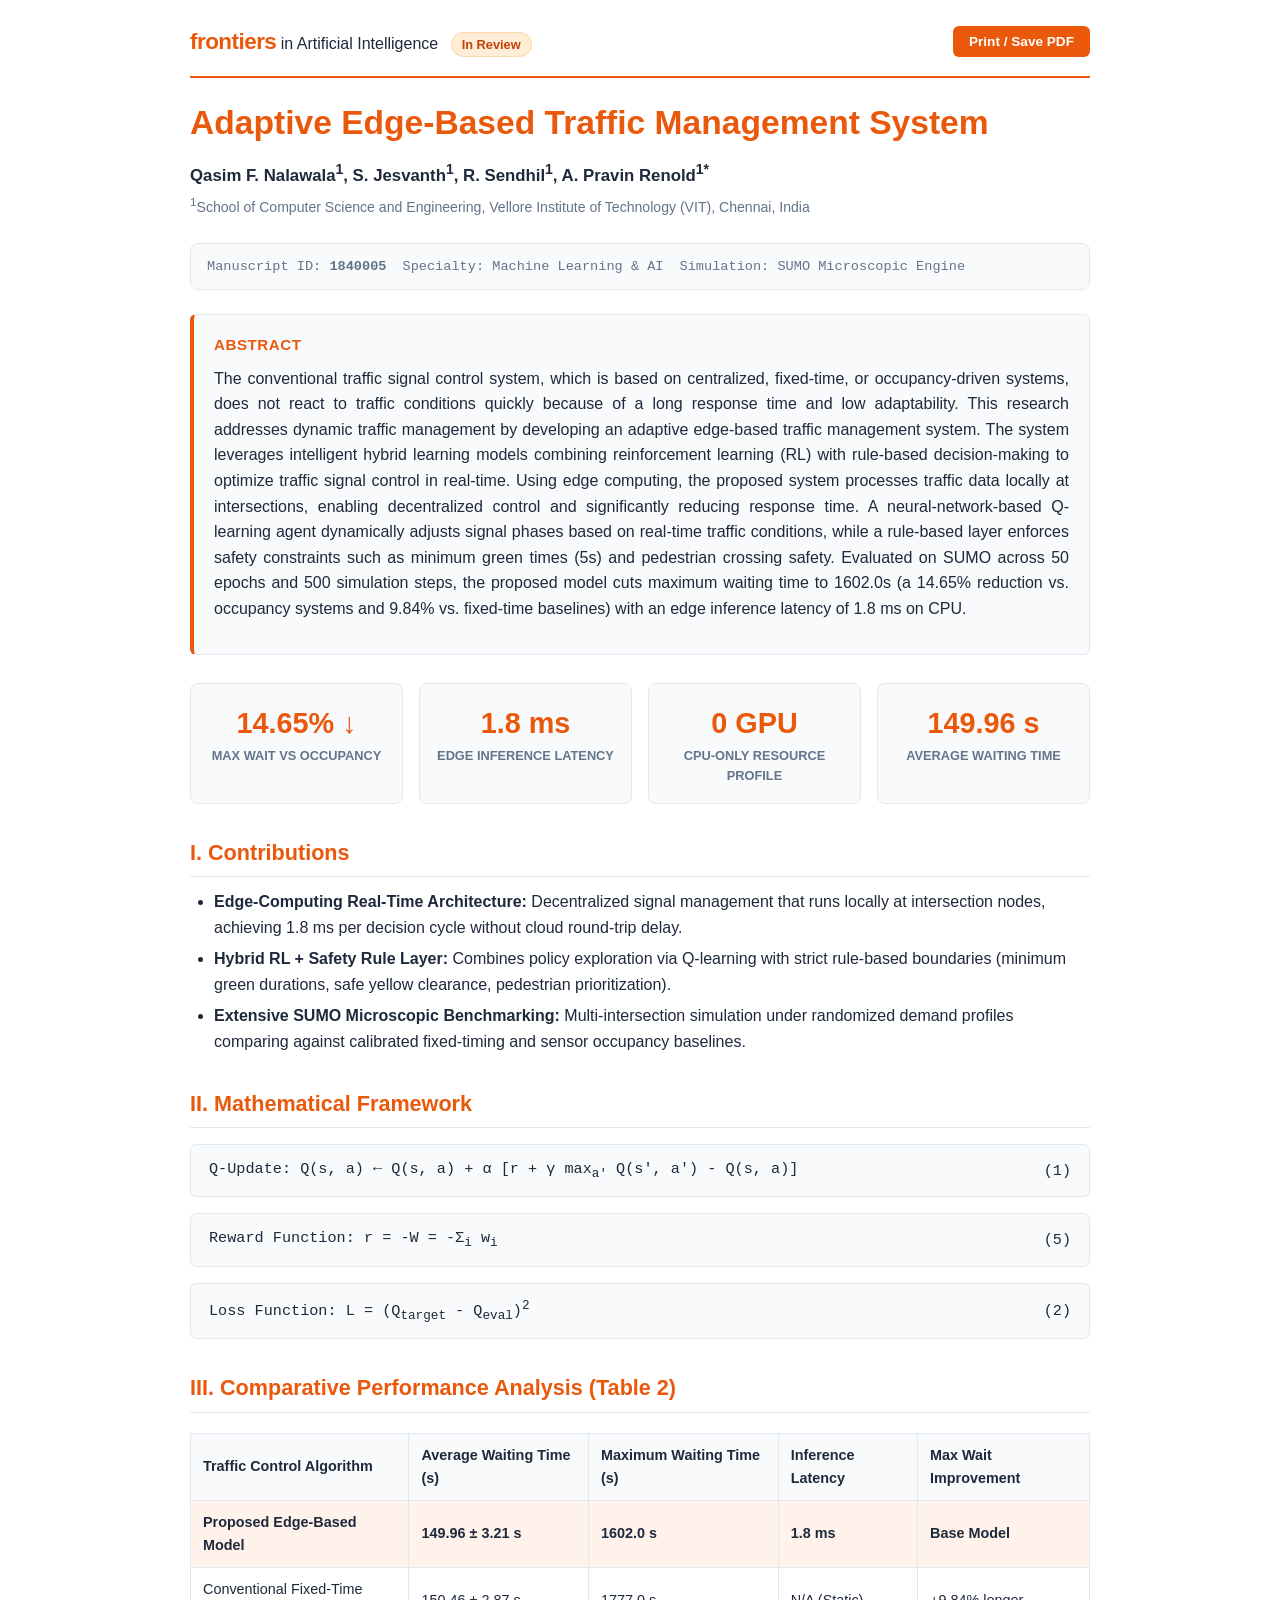
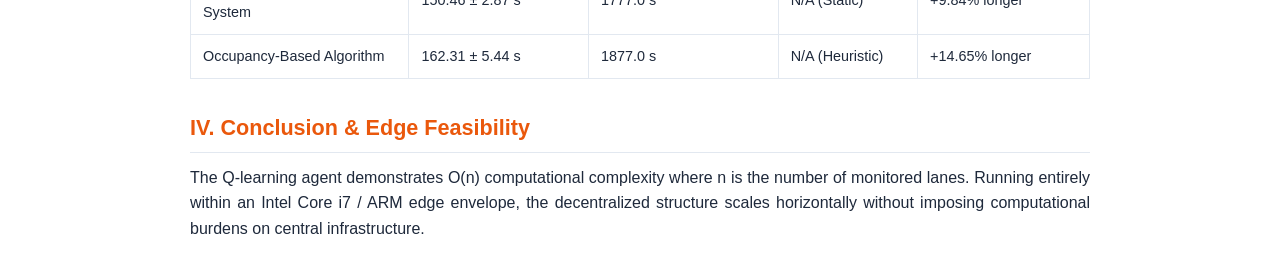
<file: public/docs/adaptive-traffic-management-paper.html>
<!DOCTYPE html>
<html lang="en">
<head>
  <meta charset="UTF-8">
  <meta name="viewport" content="width=device-width, initial-scale=1.0">
  <title>Adaptive Edge-Based Traffic Management System | Frontiers in AI Manuscript</title>
  <style>
    :root {
      --primary: #c2410c;
      --text: #1e293b;
      --bg: #ffffff;
      --border: #e2e8f0;
      --muted: #64748b;
      --code-bg: #f8fafc;
    }
    @media (prefers-color-scheme: dark) {
      :root {
        --text: #e2e8f0;
        --bg: #0b1120;
        --border: #1e293b;
        --muted: #94a3b8;
        --code-bg: #0f172a;
      }
    }
    * { box-sizing: border-box; margin: 0; padding: 0; }
    body {
      font-family: -apple-system, BlinkMacSystemFont, "Segoe UI", Roboto, sans-serif;
      line-height: 1.6;
      color: var(--text);
      background-color: var(--bg);
      padding: 24px;
    }
    .container {
      max-width: 900px;
      margin: 0 auto;
    }
    .header-bar {
      display: flex;
      justify-content: space-between;
      align-items: center;
      padding-bottom: 16px;
      border-bottom: 2px solid #ea580c;
      margin-bottom: 24px;
    }
    .journal-tag {
      font-weight: 800;
      font-size: 1.4rem;
      letter-spacing: -0.5px;
      color: #ea580c;
    }
    .status-badge {
      font-size: 0.8rem;
      padding: 4px 10px;
      border-radius: 9999px;
      background: #ffedd5;
      color: #c2410c;
      font-weight: 700;
      border: 1px solid #fed7aa;
    }
    .action-btn {
      padding: 8px 16px;
      background: #ea580c;
      color: white;
      border: none;
      border-radius: 6px;
      font-size: 0.85rem;
      font-weight: 600;
      cursor: pointer;
      display: inline-flex;
      align-items: center;
      gap: 6px;
    }
    .action-btn:hover { background: #c2410c; }
    h1 {
      font-size: 2.1rem;
      line-height: 1.25;
      font-weight: 800;
      margin-bottom: 14px;
      color: #ea580c;
    }
    .authors {
      font-size: 1.05rem;
      font-weight: 600;
      margin-bottom: 4px;
    }
    .affiliations {
      font-size: 0.88rem;
      color: var(--muted);
      margin-bottom: 24px;
    }
    .metadata-bar {
      background: var(--code-bg);
      border: 1px solid var(--border);
      padding: 12px 16px;
      border-radius: 8px;
      font-size: 0.85rem;
      font-family: monospace;
      color: var(--muted);
      margin-bottom: 24px;
      display: flex;
      flex-wrap: wrap;
      gap: 16px;
    }
    .abstract-box {
      border: 1px solid var(--border);
      border-left: 4px solid #ea580c;
      padding: 18px 20px;
      background: var(--code-bg);
      border-radius: 6px;
      margin-bottom: 28px;
    }
    .abstract-title {
      font-weight: 700;
      font-size: 0.95rem;
      text-transform: uppercase;
      letter-spacing: 0.5px;
      margin-bottom: 8px;
      color: #ea580c;
    }
    .metrics-grid {
      display: grid;
      grid-template-columns: repeat(auto-fit, minmax(180px, 1fr));
      gap: 16px;
      margin: 20px 0;
    }
    .metric-card {
      padding: 16px;
      border-radius: 8px;
      border: 1px solid var(--border);
      background: var(--code-bg);
      text-align: center;
    }
    .metric-val {
      font-size: 1.8rem;
      font-weight: 800;
      color: #ea580c;
    }
    .metric-lbl {
      font-size: 0.8rem;
      color: var(--muted);
      text-transform: uppercase;
      font-weight: 600;
    }
    h2 {
      font-size: 1.35rem;
      font-weight: 700;
      margin-top: 32px;
      margin-bottom: 12px;
      border-bottom: 1px solid var(--border);
      padding-bottom: 6px;
      color: #ea580c;
    }
    p { margin-bottom: 14px; text-align: justify; }
    ul, ol { margin-left: 24px; margin-bottom: 16px; }
    li { margin-bottom: 6px; }
    table {
      width: 100%;
      border-collapse: collapse;
      margin: 20px 0;
      font-size: 0.9rem;
    }
    th, td {
      border: 1px solid var(--border);
      padding: 10px 12px;
      text-align: left;
    }
    th { background: var(--code-bg); font-weight: 600; }
    .equation-box {
      background: var(--code-bg);
      border: 1px solid var(--border);
      padding: 12px 18px;
      border-radius: 6px;
      margin: 16px 0;
      font-family: "Courier New", Courier, monospace;
      font-size: 0.95rem;
      display: flex;
      justify-content: space-between;
      align-items: center;
    }
    @media print {
      body { background: white; color: black; padding: 0; }
      .header-bar button { display: none; }
      .abstract-box { background: #f9f9f9; }
    }
  </style>
</head>
<body>
  <div class="container">
    <div class="header-bar">
      <div>
        <span class="journal-tag">frontiers</span> in Artificial Intelligence
        <span class="status-badge" style="margin-left: 8px;">In Review</span>
      </div>
      <div>
        <button class="action-btn" onclick="window.print()">Print / Save PDF</button>
      </div>
    </div>

    <h1>Adaptive Edge-Based Traffic Management System</h1>
    <div class="authors">Qasim F. Nalawala<sup>1</sup>, S. Jesvanth<sup>1</sup>, R. Sendhil<sup>1</sup>, A. Pravin Renold<sup>1*</sup></div>
    <div class="affiliations"><sup>1</sup>School of Computer Science and Engineering, Vellore Institute of Technology (VIT), Chennai, India</div>

    <div class="metadata-bar">
      <div>Manuscript ID: <strong>1840005</strong></div>
      <div>Specialty: Machine Learning & AI</div>
      <div>Simulation: SUMO Microscopic Engine</div>
    </div>

    <div class="abstract-box">
      <div class="abstract-title">Abstract</div>
      <p>
        The conventional traffic signal control system, which is based on centralized, fixed-time, or occupancy-driven systems, does not react to traffic conditions quickly because of a long response time and low adaptability. This research addresses dynamic traffic management by developing an adaptive edge-based traffic management system. The system leverages intelligent hybrid learning models combining reinforcement learning (RL) with rule-based decision-making to optimize traffic signal control in real-time. Using edge computing, the proposed system processes traffic data locally at intersections, enabling decentralized control and significantly reducing response time. A neural-network-based Q-learning agent dynamically adjusts signal phases based on real-time traffic conditions, while a rule-based layer enforces safety constraints such as minimum green times (5s) and pedestrian crossing safety. Evaluated on SUMO across 50 epochs and 500 simulation steps, the proposed model cuts maximum waiting time to 1602.0s (a 14.65% reduction vs. occupancy systems and 9.84% vs. fixed-time baselines) with an edge inference latency of 1.8 ms on CPU.
      </p>
    </div>

    <div class="metrics-grid">
      <div class="metric-card">
        <div class="metric-val">14.65% ↓</div>
        <div class="metric-lbl">Max Wait vs Occupancy</div>
      </div>
      <div class="metric-card">
        <div class="metric-val">1.8 ms</div>
        <div class="metric-lbl">Edge Inference Latency</div>
      </div>
      <div class="metric-card">
        <div class="metric-val">0 GPU</div>
        <div class="metric-lbl">CPU-Only Resource Profile</div>
      </div>
      <div class="metric-card">
        <div class="metric-val">149.96 s</div>
        <div class="metric-lbl">Average Waiting Time</div>
      </div>
    </div>

    <h2>I. Contributions</h2>
    <ul>
      <li><strong>Edge-Computing Real-Time Architecture:</strong> Decentralized signal management that runs locally at intersection nodes, achieving 1.8 ms per decision cycle without cloud round-trip delay.</li>
      <li><strong>Hybrid RL + Safety Rule Layer:</strong> Combines policy exploration via Q-learning with strict rule-based boundaries (minimum green durations, safe yellow clearance, pedestrian prioritization).</li>
      <li><strong>Extensive SUMO Microscopic Benchmarking:</strong> Multi-intersection simulation under randomized demand profiles comparing against calibrated fixed-timing and sensor occupancy baselines.</li>
    </ul>

    <h2>II. Mathematical Framework</h2>
    <div class="equation-box">
      <span>Q-Update: Q(s, a) ← Q(s, a) + α [r + γ max<sub>a'</sub> Q(s', a') - Q(s, a)]</span>
      <span>(1)</span>
    </div>
    <div class="equation-box">
      <span>Reward Function: r = -W = -Σ<sub>i</sub> w<sub>i</sub></span>
      <span>(5)</span>
    </div>
    <div class="equation-box">
      <span>Loss Function: L = (Q<sub>target</sub> - Q<sub>eval</sub>)<sup>2</sup></span>
      <span>(2)</span>
    </div>

    <h2>III. Comparative Performance Analysis (Table 2)</h2>
    <table>
      <thead>
        <tr>
          <th>Traffic Control Algorithm</th>
          <th>Average Waiting Time (s)</th>
          <th>Maximum Waiting Time (s)</th>
          <th>Inference Latency</th>
          <th>Max Wait Improvement</th>
        </tr>
      </thead>
      <tbody>
        <tr style="font-weight: bold; background: rgba(234, 88, 12, 0.08);">
          <td>Proposed Edge-Based Model</td>
          <td>149.96 ± 3.21 s</td>
          <td>1602.0 s</td>
          <td>1.8 ms</td>
          <td>Base Model</td>
        </tr>
        <tr>
          <td>Conventional Fixed-Time System</td>
          <td>150.46 ± 2.87 s</td>
          <td>1777.0 s</td>
          <td>N/A (Static)</td>
          <td>+9.84% longer</td>
        </tr>
        <tr>
          <td>Occupancy-Based Algorithm</td>
          <td>162.31 ± 5.44 s</td>
          <td>1877.0 s</td>
          <td>N/A (Heuristic)</td>
          <td>+14.65% longer</td>
        </tr>
      </tbody>
    </table>

    <h2>IV. Conclusion & Edge Feasibility</h2>
    <p>
      The Q-learning agent demonstrates O(n) computational complexity where n is the number of monitored lanes. Running entirely within an Intel Core i7 / ARM edge envelope, the decentralized structure scales horizontally without imposing computational burdens on central infrastructure.
    </p>
  </div>
</body>
</html>
</file>
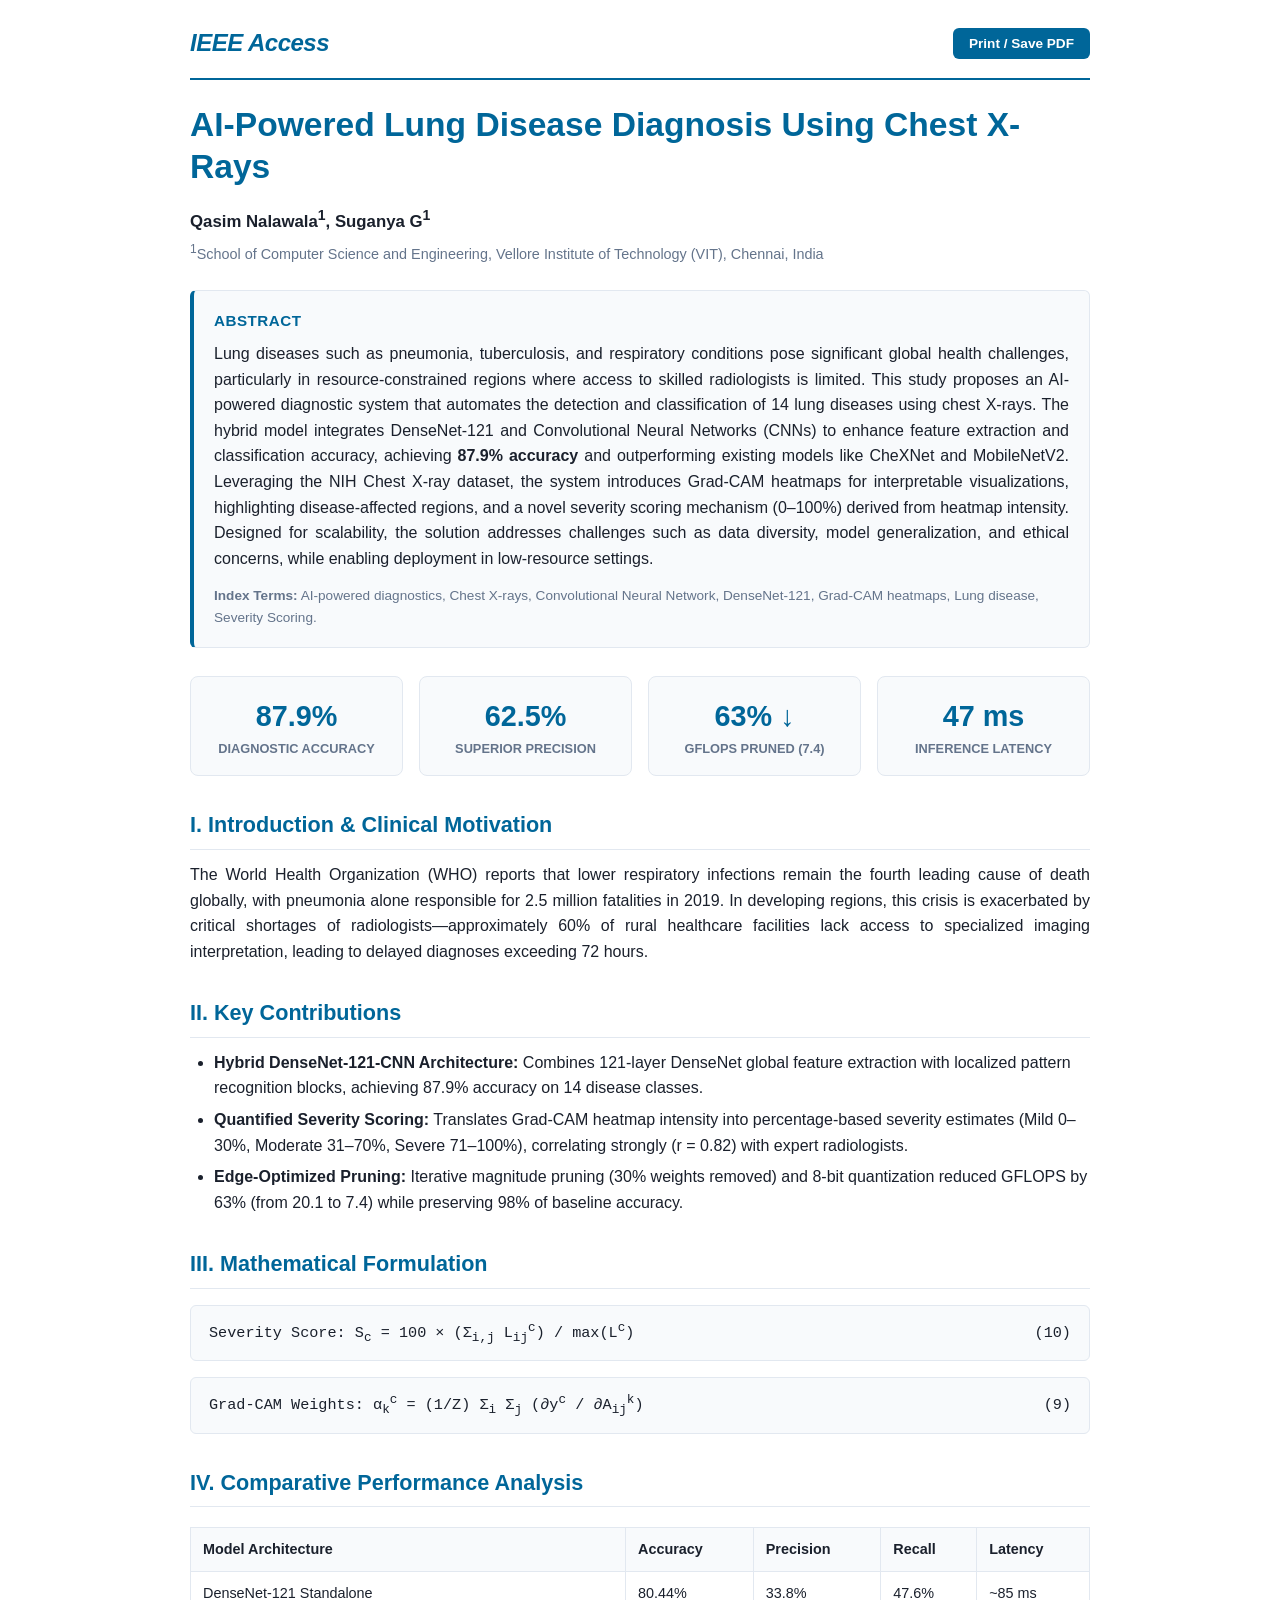
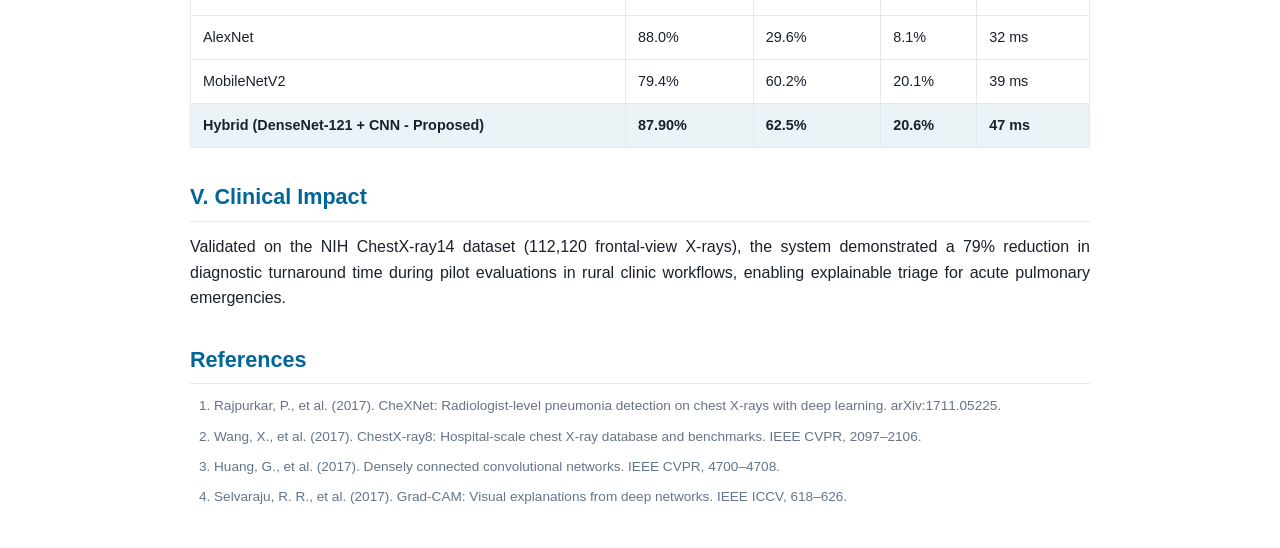
<file: public/docs/lung-disease-diagnosis-paper.html>
<!DOCTYPE html>
<html lang="en">
<head>
  <meta charset="UTF-8">
  <meta name="viewport" content="width=device-width, initial-scale=1.0">
  <title>AI-Powered Lung Disease Diagnosis Using Chest X-Rays | Qasim Nalawala</title>
  <style>
    :root {
      --primary: #005a9c;
      --text: #1a202c;
      --bg: #ffffff;
      --border: #e2e8f0;
      --muted: #64748b;
      --code-bg: #f8fafc;
    }
    @media (prefers-color-scheme: dark) {
      :root {
        --text: #e2e8f0;
        --bg: #0b1120;
        --border: #1e293b;
        --muted: #94a3b8;
        --code-bg: #0f172a;
      }
    }
    * { box-sizing: border-box; margin: 0; padding: 0; }
    body {
      font-family: -apple-system, BlinkMacSystemFont, "Segoe UI", Roboto, Helvetica, Arial, sans-serif;
      line-height: 1.6;
      color: var(--text);
      background-color: var(--bg);
      padding: 24px;
    }
    .container {
      max-width: 900px;
      margin: 0 auto;
      background: var(--bg);
    }
    .header-bar {
      display: flex;
      justify-content: space-between;
      align-items: center;
      padding-bottom: 16px;
      border-bottom: 2px solid #006699;
      margin-bottom: 24px;
    }
    .journal-tag {
      font-weight: 800;
      font-size: 1.5rem;
      letter-spacing: -0.5px;
      color: #006699;
      font-style: italic;
    }
    .action-btn {
      padding: 8px 16px;
      background: #006699;
      color: white;
      border: none;
      border-radius: 6px;
      font-size: 0.85rem;
      font-weight: 600;
      cursor: pointer;
      text-decoration: none;
      display: inline-flex;
      align-items: center;
      gap: 6px;
    }
    .action-btn:hover { background: #004c73; }
    h1 {
      font-size: 2.1rem;
      line-height: 1.25;
      font-weight: 800;
      margin-bottom: 16px;
      color: #006699;
    }
    .authors {
      font-size: 1.05rem;
      font-weight: 600;
      margin-bottom: 4px;
    }
    .affiliations {
      font-size: 0.9rem;
      color: var(--muted);
      margin-bottom: 24px;
    }
    .abstract-box {
      border: 1px solid var(--border);
      border-left: 4px solid #006699;
      padding: 18px 20px;
      background: var(--code-bg);
      border-radius: 6px;
      margin-bottom: 28px;
    }
    .abstract-title {
      font-weight: 700;
      font-size: 0.95rem;
      text-transform: uppercase;
      letter-spacing: 0.5px;
      margin-bottom: 8px;
      color: #006699;
    }
    .index-terms {
      margin-top: 12px;
      font-size: 0.85rem;
      color: var(--muted);
    }
    h2 {
      font-size: 1.35rem;
      font-weight: 700;
      margin-top: 32px;
      margin-bottom: 12px;
      border-bottom: 1px solid var(--border);
      padding-bottom: 6px;
      color: #006699;
    }
    h3 {
      font-size: 1.1rem;
      font-weight: 600;
      margin-top: 20px;
      margin-bottom: 8px;
    }
    p { margin-bottom: 14px; text-align: justify; }
    ul, ol { margin-left: 24px; margin-bottom: 16px; }
    li { margin-bottom: 6px; }
    .metrics-grid {
      display: grid;
      grid-template-columns: repeat(auto-fit, minmax(180px, 1fr));
      gap: 16px;
      margin: 20px 0;
    }
    .metric-card {
      padding: 16px;
      border-radius: 8px;
      border: 1px solid var(--border);
      background: var(--code-bg);
      text-align: center;
    }
    .metric-val {
      font-size: 1.8rem;
      font-weight: 800;
      color: #006699;
    }
    .metric-lbl {
      font-size: 0.8rem;
      color: var(--muted);
      text-transform: uppercase;
      font-weight: 600;
    }
    table {
      width: 100%;
      border-collapse: collapse;
      margin: 20px 0;
      font-size: 0.9rem;
    }
    th, td {
      border: 1px solid var(--border);
      padding: 10px 12px;
      text-align: left;
    }
    th {
      background: var(--code-bg);
      font-weight: 600;
    }
    .equation-box {
      background: var(--code-bg);
      border: 1px solid var(--border);
      padding: 12px 18px;
      border-radius: 6px;
      margin: 16px 0;
      font-family: "Courier New", Courier, monospace;
      font-size: 0.95rem;
      display: flex;
      justify-content: space-between;
      align-items: center;
    }
    .references {
      font-size: 0.85rem;
      color: var(--muted);
      line-height: 1.5;
    }
    .references li { margin-bottom: 10px; }
    @media print {
      body { background: white; color: black; padding: 0; }
      .header-bar button, .header-bar a { display: none; }
      .abstract-box { background: #f9f9f9; }
    }
  </style>
</head>
<body>
  <div class="container">
    <div class="header-bar">
      <div class="journal-tag">IEEE Access</div>
      <div>
        <button class="action-btn" onclick="window.print()">Print / Save PDF</button>
      </div>
    </div>

    <h1>AI-Powered Lung Disease Diagnosis Using Chest X-Rays</h1>
    <div class="authors">Qasim Nalawala<sup>1</sup>, Suganya G<sup>1</sup></div>
    <div class="affiliations"><sup>1</sup>School of Computer Science and Engineering, Vellore Institute of Technology (VIT), Chennai, India</div>

    <div class="abstract-box">
      <div class="abstract-title">Abstract</div>
      <p>
        Lung diseases such as pneumonia, tuberculosis, and respiratory conditions pose significant global health challenges, particularly in resource-constrained regions where access to skilled radiologists is limited. This study proposes an AI-powered diagnostic system that automates the detection and classification of 14 lung diseases using chest X-rays. The hybrid model integrates DenseNet-121 and Convolutional Neural Networks (CNNs) to enhance feature extraction and classification accuracy, achieving <strong>87.9% accuracy</strong> and outperforming existing models like CheXNet and MobileNetV2. Leveraging the NIH Chest X-ray dataset, the system introduces Grad-CAM heatmaps for interpretable visualizations, highlighting disease-affected regions, and a novel severity scoring mechanism (0–100%) derived from heatmap intensity. Designed for scalability, the solution addresses challenges such as data diversity, model generalization, and ethical concerns, while enabling deployment in low-resource settings.
      </p>
      <div class="index-terms">
        <strong>Index Terms:</strong> AI-powered diagnostics, Chest X-rays, Convolutional Neural Network, DenseNet-121, Grad-CAM heatmaps, Lung disease, Severity Scoring.
      </div>
    </div>

    <div class="metrics-grid">
      <div class="metric-card">
        <div class="metric-val">87.9%</div>
        <div class="metric-lbl">Diagnostic Accuracy</div>
      </div>
      <div class="metric-card">
        <div class="metric-val">62.5%</div>
        <div class="metric-lbl">Superior Precision</div>
      </div>
      <div class="metric-card">
        <div class="metric-val">63% ↓</div>
        <div class="metric-lbl">GFLOPS Pruned (7.4)</div>
      </div>
      <div class="metric-card">
        <div class="metric-val">47 ms</div>
        <div class="metric-lbl">Inference Latency</div>
      </div>
    </div>

    <h2>I. Introduction & Clinical Motivation</h2>
    <p>
      The World Health Organization (WHO) reports that lower respiratory infections remain the fourth leading cause of death globally, with pneumonia alone responsible for 2.5 million fatalities in 2019. In developing regions, this crisis is exacerbated by critical shortages of radiologists—approximately 60% of rural healthcare facilities lack access to specialized imaging interpretation, leading to delayed diagnoses exceeding 72 hours.
    </p>

    <h2>II. Key Contributions</h2>
    <ul>
      <li><strong>Hybrid DenseNet-121-CNN Architecture:</strong> Combines 121-layer DenseNet global feature extraction with localized pattern recognition blocks, achieving 87.9% accuracy on 14 disease classes.</li>
      <li><strong>Quantified Severity Scoring:</strong> Translates Grad-CAM heatmap intensity into percentage-based severity estimates (Mild 0–30%, Moderate 31–70%, Severe 71–100%), correlating strongly (r = 0.82) with expert radiologists.</li>
      <li><strong>Edge-Optimized Pruning:</strong> Iterative magnitude pruning (30% weights removed) and 8-bit quantization reduced GFLOPS by 63% (from 20.1 to 7.4) while preserving 98% of baseline accuracy.</li>
    </ul>

    <h2>III. Mathematical Formulation</h2>
    <div class="equation-box">
      <span>Severity Score: S<sub>c</sub> = 100 × (Σ<sub>i,j</sub> L<sub>ij</sub><sup>c</sup>) / max(L<sup>c</sup>)</span>
      <span>(10)</span>
    </div>
    <div class="equation-box">
      <span>Grad-CAM Weights: α<sub>k</sub><sup>c</sup> = (1/Z) Σ<sub>i</sub> Σ<sub>j</sub> (∂y<sup>c</sup> / ∂A<sub>ij</sub><sup>k</sup>)</span>
      <span>(9)</span>
    </div>

    <h2>IV. Comparative Performance Analysis</h2>
    <table>
      <thead>
        <tr>
          <th>Model Architecture</th>
          <th>Accuracy</th>
          <th>Precision</th>
          <th>Recall</th>
          <th>Latency</th>
        </tr>
      </thead>
      <tbody>
        <tr>
          <td>DenseNet-121 Standalone</td>
          <td>80.44%</td>
          <td>33.8%</td>
          <td>47.6%</td>
          <td>~85 ms</td>
        </tr>
        <tr>
          <td>AlexNet</td>
          <td>88.0%</td>
          <td>29.6%</td>
          <td>8.1%</td>
          <td>32 ms</td>
        </tr>
        <tr>
          <td>MobileNetV2</td>
          <td>79.4%</td>
          <td>60.2%</td>
          <td>20.1%</td>
          <td>39 ms</td>
        </tr>
        <tr style="font-weight: bold; background: rgba(0, 102, 153, 0.08);">
          <td>Hybrid (DenseNet-121 + CNN - Proposed)</td>
          <td>87.90%</td>
          <td>62.5%</td>
          <td>20.6%</td>
          <td>47 ms</td>
        </tr>
      </tbody>
    </table>

    <h2>V. Clinical Impact</h2>
    <p>
      Validated on the NIH ChestX-ray14 dataset (112,120 frontal-view X-rays), the system demonstrated a 79% reduction in diagnostic turnaround time during pilot evaluations in rural clinic workflows, enabling explainable triage for acute pulmonary emergencies.
    </p>

    <h2>References</h2>
    <ol class="references">
      <li>Rajpurkar, P., et al. (2017). CheXNet: Radiologist-level pneumonia detection on chest X-rays with deep learning. arXiv:1711.05225.</li>
      <li>Wang, X., et al. (2017). ChestX-ray8: Hospital-scale chest X-ray database and benchmarks. IEEE CVPR, 2097–2106.</li>
      <li>Huang, G., et al. (2017). Densely connected convolutional networks. IEEE CVPR, 4700–4708.</li>
      <li>Selvaraju, R. R., et al. (2017). Grad-CAM: Visual explanations from deep networks. IEEE ICCV, 618–626.</li>
    </ol>
  </div>
</body>
</html>
</file>
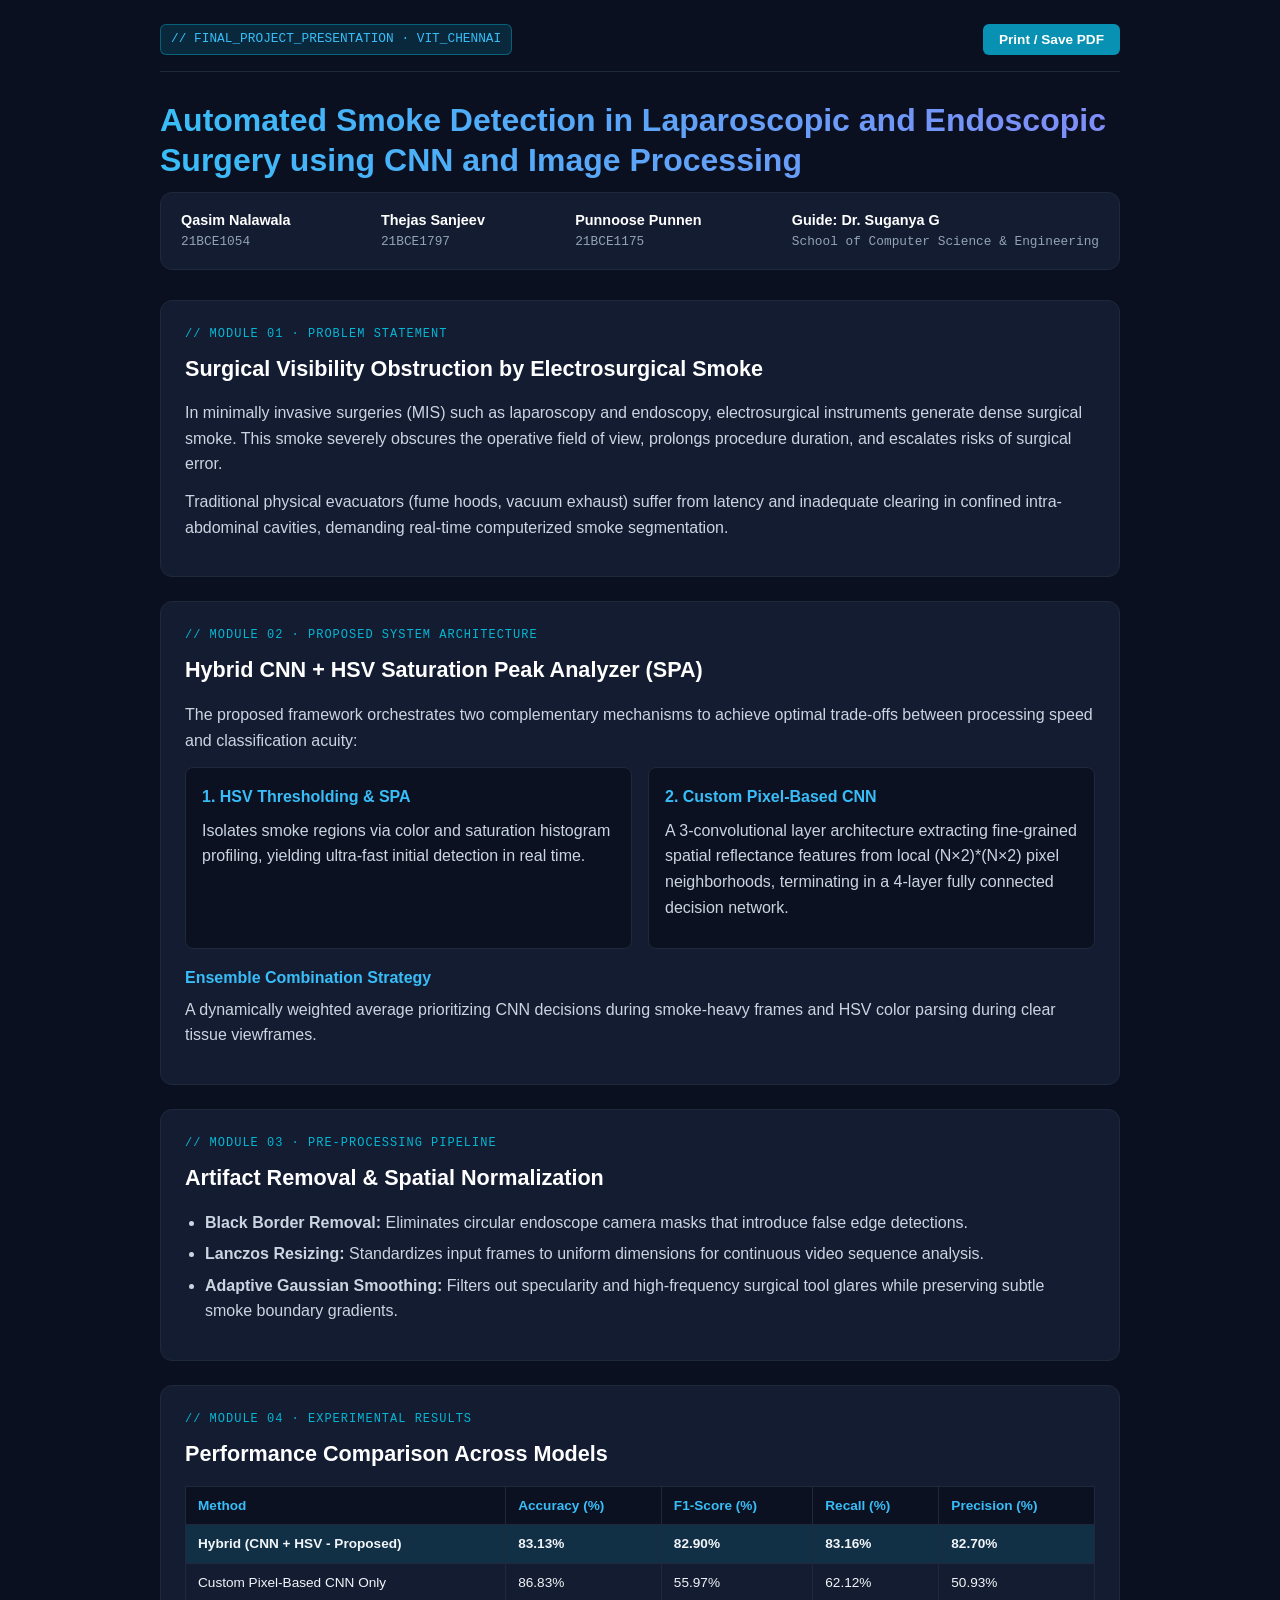
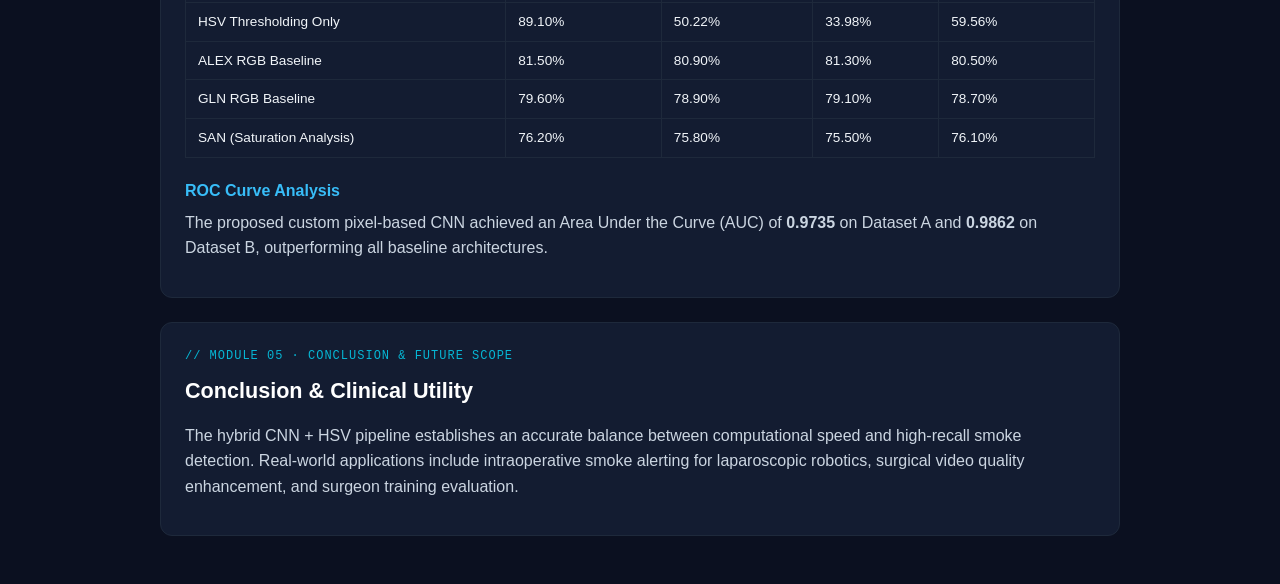
<file: public/docs/surgical-smoke-detection-presentation.html>
<!DOCTYPE html>
<html lang="en">
<head>
  <meta charset="UTF-8">
  <meta name="viewport" content="width=device-width, initial-scale=1.0">
  <title>Automated Smoke Detection in Laparoscopic & Endoscopic Surgery | Slide Deck</title>
  <style>
    :root {
      --primary: #06b6d4;
      --text: #f1f5f9;
      --bg: #0b1020;
      --card-bg: #131c31;
      --border: #1e293b;
      --muted: #94a3b8;
    }
    * { box-sizing: border-box; margin: 0; padding: 0; }
    body {
      font-family: -apple-system, BlinkMacSystemFont, "Segoe UI", Roboto, sans-serif;
      line-height: 1.6;
      color: var(--text);
      background-color: var(--bg);
      padding: 24px;
    }
    .container {
      max-width: 960px;
      margin: 0 auto;
    }
    .header-bar {
      display: flex;
      justify-content: space-between;
      align-items: center;
      padding-bottom: 16px;
      border-bottom: 1px solid var(--border);
      margin-bottom: 28px;
    }
    .badge {
      font-family: monospace;
      font-size: 0.8rem;
      padding: 4px 10px;
      border-radius: 6px;
      background: rgba(6, 182, 212, 0.15);
      border: 1px solid rgba(6, 182, 212, 0.4);
      color: #38bdf8;
    }
    .action-btn {
      padding: 8px 16px;
      background: #0891b2;
      color: white;
      border: none;
      border-radius: 6px;
      font-size: 0.85rem;
      font-weight: 600;
      cursor: pointer;
      display: inline-flex;
      align-items: center;
      gap: 6px;
    }
    .action-btn:hover { background: #0e7490; }
    h1 {
      font-size: 2rem;
      font-weight: 800;
      line-height: 1.25;
      margin-bottom: 12px;
      background: linear-gradient(to right, #38bdf8, #818cf8);
      -webkit-background-clip: text;
      -webkit-text-fill-color: transparent;
    }
    .authors-card {
      background: var(--card-bg);
      border: 1px solid var(--border);
      border-radius: 12px;
      padding: 16px 20px;
      margin-bottom: 30px;
      display: flex;
      flex-wrap: wrap;
      justify-content: space-between;
      gap: 12px;
    }
    .author-item { font-size: 0.9rem; }
    .author-name { font-weight: 600; color: #fff; }
    .author-id { color: var(--muted); font-family: monospace; font-size: 0.8rem; }
    .slide-section {
      background: var(--card-bg);
      border: 1px solid var(--border);
      border-radius: 12px;
      padding: 24px;
      margin-bottom: 24px;
    }
    .slide-num {
      font-family: monospace;
      font-size: 0.75rem;
      color: #06b6d4;
      text-transform: uppercase;
      letter-spacing: 1px;
      margin-bottom: 8px;
    }
    h2 {
      font-size: 1.35rem;
      font-weight: 700;
      margin-bottom: 14px;
      color: #fff;
    }
    p { margin-bottom: 12px; color: #cbd5e1; }
    ul { margin-left: 20px; margin-bottom: 12px; color: #cbd5e1; }
    li { margin-bottom: 6px; }
    .grid-2 {
      display: grid;
      grid-template-columns: repeat(auto-fit, minmax(280px, 1fr));
      gap: 16px;
      margin-top: 14px;
    }
    .sub-card {
      background: #0b1120;
      border: 1px solid var(--border);
      border-radius: 8px;
      padding: 16px;
    }
    .sub-card h3 {
      font-size: 1rem;
      font-weight: 600;
      margin-bottom: 8px;
      color: #38bdf8;
    }
    table {
      width: 100%;
      border-collapse: collapse;
      margin-top: 14px;
      font-size: 0.85rem;
    }
    th, td {
      border: 1px solid var(--border);
      padding: 8px 12px;
      text-align: left;
    }
    th { background: #0b1120; color: #38bdf8; }
    .highlight-row { background: rgba(6, 182, 212, 0.12); font-weight: 600; }
    @media print {
      body { background: white; color: black; padding: 0; }
      .header-bar button { display: none; }
      .slide-section, .sub-card, .authors-card { background: white; border-color: #ccc; }
      h1, h2, h3, p, li, td { color: black !important; }
    }
  </style>
</head>
<body>
  <div class="container">
    <div class="header-bar">
      <div class="badge">// FINAL_PROJECT_PRESENTATION · VIT_CHENNAI</div>
      <button class="action-btn" onclick="window.print()">Print / Save PDF</button>
    </div>

    <h1>Automated Smoke Detection in Laparoscopic and Endoscopic Surgery using CNN and Image Processing</h1>

    <div class="authors-card">
      <div class="author-item">
        <div class="author-name">Qasim Nalawala</div>
        <div class="author-id">21BCE1054</div>
      </div>
      <div class="author-item">
        <div class="author-name">Thejas Sanjeev</div>
        <div class="author-id">21BCE1797</div>
      </div>
      <div class="author-item">
        <div class="author-name">Punnoose Punnen</div>
        <div class="author-id">21BCE1175</div>
      </div>
      <div class="author-item">
        <div class="author-name">Guide: Dr. Suganya G</div>
        <div class="author-id">School of Computer Science & Engineering</div>
      </div>
    </div>

    <!-- Slide 1: Problem Statement -->
    <div class="slide-section">
      <div class="slide-num">// MODULE 01 · PROBLEM STATEMENT</div>
      <h2>Surgical Visibility Obstruction by Electrosurgical Smoke</h2>
      <p>
        In minimally invasive surgeries (MIS) such as laparoscopy and endoscopy, electrosurgical instruments generate dense surgical smoke. This smoke severely obscures the operative field of view, prolongs procedure duration, and escalates risks of surgical error.
      </p>
      <p>
        Traditional physical evacuators (fume hoods, vacuum exhaust) suffer from latency and inadequate clearing in confined intra-abdominal cavities, demanding real-time computerized smoke segmentation.
      </p>
    </div>

    <!-- Slide 2: Proposed Hybrid System -->
    <div class="slide-section">
      <div class="slide-num">// MODULE 02 · PROPOSED SYSTEM ARCHITECTURE</div>
      <h2>Hybrid CNN + HSV Saturation Peak Analyzer (SPA)</h2>
      <p>
        The proposed framework orchestrates two complementary mechanisms to achieve optimal trade-offs between processing speed and classification acuity:
      </p>
      <div class="grid-2">
        <div class="sub-card">
          <h3>1. HSV Thresholding & SPA</h3>
          <p>Isolates smoke regions via color and saturation histogram profiling, yielding ultra-fast initial detection in real time.</p>
        </div>
        <div class="sub-card">
          <h3>2. Custom Pixel-Based CNN</h3>
          <p>A 3-convolutional layer architecture extracting fine-grained spatial reflectance features from local (N×2)*(N×2) pixel neighborhoods, terminating in a 4-layer fully connected decision network.</p>
        </div>
      </div>
      <div style="margin-top: 16px;">
        <h3 style="font-size: 1rem; color: #38bdf8; margin-bottom: 6px;">Ensemble Combination Strategy</h3>
        <p>A dynamically weighted average prioritizing CNN decisions during smoke-heavy frames and HSV color parsing during clear tissue viewframes.</p>
      </div>
    </div>

    <!-- Slide 3: Pre-processing -->
    <div class="slide-section">
      <div class="slide-num">// MODULE 03 · PRE-PROCESSING PIPELINE</div>
      <h2>Artifact Removal & Spatial Normalization</h2>
      <ul>
        <li><strong>Black Border Removal:</strong> Eliminates circular endoscope camera masks that introduce false edge detections.</li>
        <li><strong>Lanczos Resizing:</strong> Standardizes input frames to uniform dimensions for continuous video sequence analysis.</li>
        <li><strong>Adaptive Gaussian Smoothing:</strong> Filters out specularity and high-frequency surgical tool glares while preserving subtle smoke boundary gradients.</li>
      </ul>
    </div>

    <!-- Slide 4: Results & Benchmarks -->
    <div class="slide-section">
      <div class="slide-num">// MODULE 04 · EXPERIMENTAL RESULTS</div>
      <h2>Performance Comparison Across Models</h2>
      <table>
        <thead>
          <tr>
            <th>Method</th>
            <th>Accuracy (%)</th>
            <th>F1-Score (%)</th>
            <th>Recall (%)</th>
            <th>Precision (%)</th>
          </tr>
        </thead>
        <tbody>
          <tr class="highlight-row">
            <td>Hybrid (CNN + HSV - Proposed)</td>
            <td>83.13%</td>
            <td>82.90%</td>
            <td>83.16%</td>
            <td>82.70%</td>
          </tr>
          <tr>
            <td>Custom Pixel-Based CNN Only</td>
            <td>86.83%</td>
            <td>55.97%</td>
            <td>62.12%</td>
            <td>50.93%</td>
          </tr>
          <tr>
            <td>HSV Thresholding Only</td>
            <td>89.10%</td>
            <td>50.22%</td>
            <td>33.98%</td>
            <td>59.56%</td>
          </tr>
          <tr>
            <td>ALEX RGB Baseline</td>
            <td>81.50%</td>
            <td>80.90%</td>
            <td>81.30%</td>
            <td>80.50%</td>
          </tr>
          <tr>
            <td>GLN RGB Baseline</td>
            <td>79.60%</td>
            <td>78.90%</td>
            <td>79.10%</td>
            <td>78.70%</td>
          </tr>
          <tr>
            <td>SAN (Saturation Analysis)</td>
            <td>76.20%</td>
            <td>75.80%</td>
            <td>75.50%</td>
            <td>76.10%</td>
          </tr>
        </tbody>
      </table>

      <div style="margin-top: 20px;">
        <h3 style="font-size: 1rem; color: #38bdf8; margin-bottom: 6px;">ROC Curve Analysis</h3>
        <p>The proposed custom pixel-based CNN achieved an Area Under the Curve (AUC) of <strong>0.9735</strong> on Dataset A and <strong>0.9862</strong> on Dataset B, outperforming all baseline architectures.</p>
      </div>
    </div>

    <!-- Slide 5: Conclusion & Future Scope -->
    <div class="slide-section">
      <div class="slide-num">// MODULE 05 · CONCLUSION & FUTURE SCOPE</div>
      <h2>Conclusion & Clinical Utility</h2>
      <p>
        The hybrid CNN + HSV pipeline establishes an accurate balance between computational speed and high-recall smoke detection. Real-world applications include intraoperative smoke alerting for laparoscopic robotics, surgical video quality enhancement, and surgeon training evaluation.
      </p>
    </div>
  </div>
</body>
</html>
</file>
